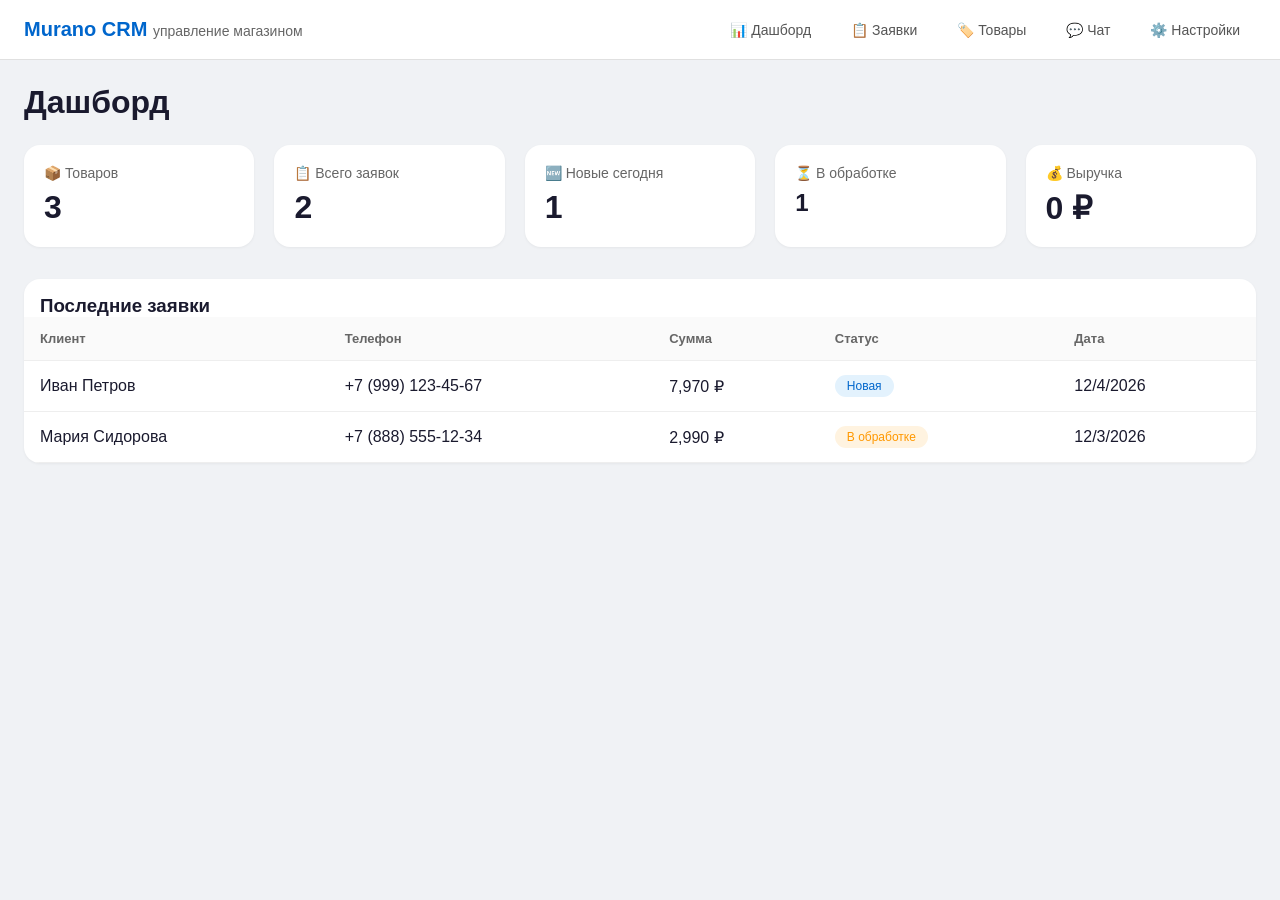
<file: index.html>
<!DOCTYPE html>
<html lang="ru">
<head>
    <meta charset="UTF-8">
    <meta name="viewport" content="width=device-width, initial-scale=1.0">
    <title>Murano CRM — Дашборд</title>
    <link rel="stylesheet" href="css/crm.css">
</head>
<body>
    <header class="crm-header">
        <div class="logo">Murano CRM <span>управление магазином</span></div>
    <nav class="crm-nav">         
    <a href="index.html" class="nav-link">📊 Дашборд</a>
    <a href="orders.html" class="nav-link">📋 Заявки</a>
    <a href="products.html" class="nav-link">🏷️ Товары</a>
    <a href="chat.html" class="nav-link">💬 Чат</a>
    <a href="settings.html" class="nav-link">⚙️ Настройки</a>
    </nav>
    </header>
    
    <main class="crm-container">
        <h1 style="margin-bottom: 24px;">Дашборд</h1>
        
        <div class="stats-grid" id="stats-grid">
            <!-- Карточки будут вставлены через JS -->
        </div>
        
        <div class="table-wrapper">
            <h3 style="padding: 16px 16px 0;">Последние заявки</h3>
            <table id="recent-leads">
                <thead>
                    <tr><th>Клиент</th><th>Телефон</th><th>Сумма</th><th>Статус</th><th>Дата</th></tr>
                </thead>
                <tbody id="recent-leads-body">
                    <tr><td colspan="5">Загрузка...</td></tr>
                </tbody>
            </table>
        </div>
    </main>
    
    <script src="js/crm-core.js"></script>
    <script src="js/dashboard.js"></script>
</body>
</html>
</file>
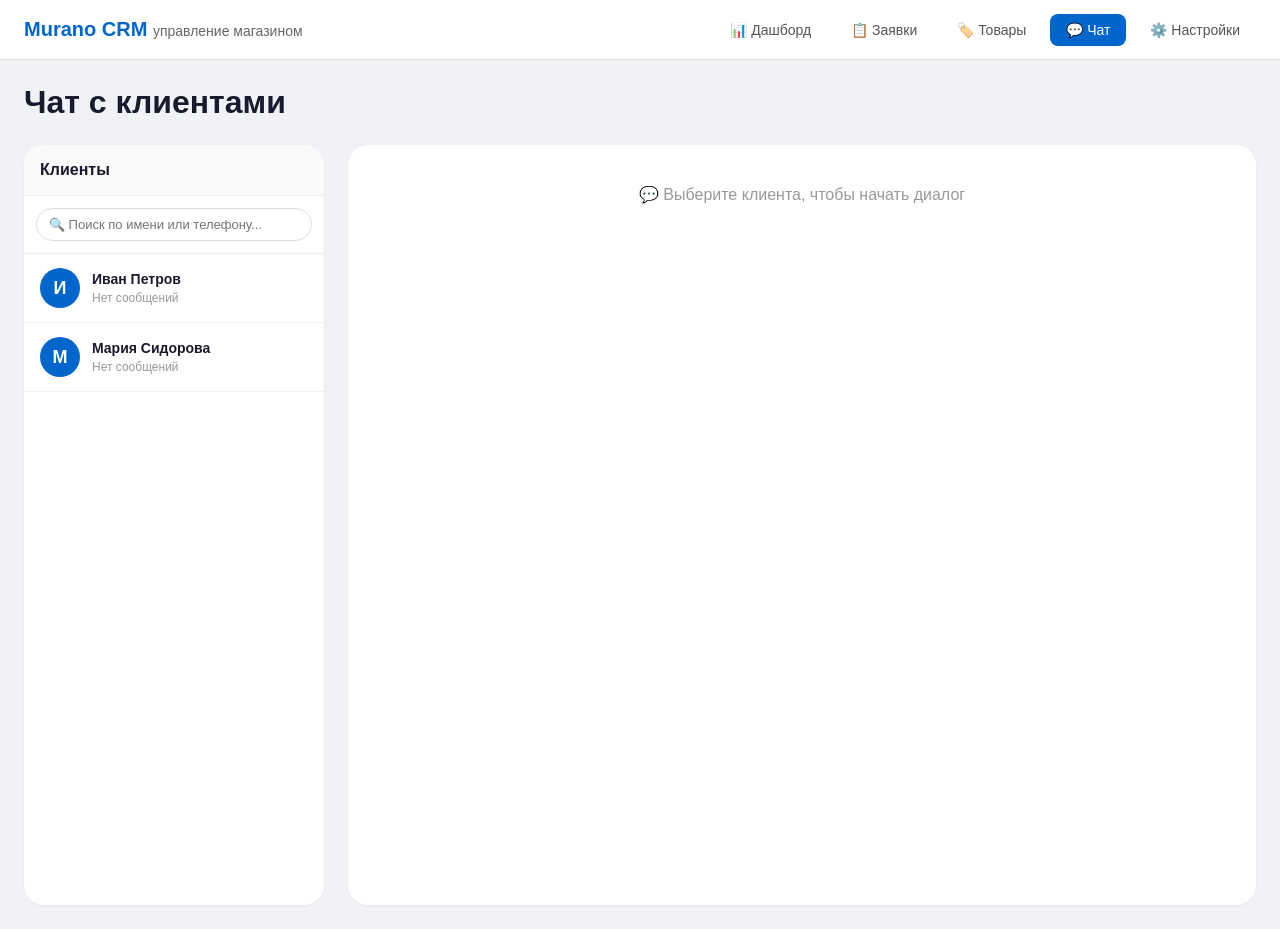
<file: chat.html>
<!DOCTYPE html>
<html lang="ru">
<head>
    <meta charset="UTF-8">
    <meta name="viewport" content="width=device-width, initial-scale=1.0">
    <title>Murano CRM — Чат с клиентами</title>
    <link rel="stylesheet" href="css/crm.css">
    <style>
        /* Дополнительные стили для чата */
        .chat-container {
            display: flex;
            gap: 24px;
            height: calc(100vh - 140px);
            min-height: 500px;
        }
        
        /* Список клиентов */
        .chat-clients {
            width: 300px;
            background: white;
            border-radius: 20px;
            box-shadow: 0 1px 3px rgba(0,0,0,0.05);
            overflow: hidden;
            display: flex;
            flex-direction: column;
        }
        
        .chat-clients-header {
            padding: 16px;
            border-bottom: 1px solid #eee;
            background: #fafafa;
        }
        
        .chat-clients-header h3 {
            margin: 0;
            font-size: 16px;
        }
        
        .chat-clients-search {
            padding: 12px;
            border-bottom: 1px solid #eee;
        }
        
        .chat-clients-search input {
            width: 100%;
            padding: 8px 12px;
            border: 1px solid #ddd;
            border-radius: 20px;
            font-size: 13px;
        }
        
        .clients-list {
            flex: 1;
            overflow-y: auto;
        }
        
        .client-item {
            display: flex;
            align-items: center;
            gap: 12px;
            padding: 14px 16px;
            border-bottom: 1px solid #f0f0f0;
            cursor: pointer;
            transition: all 0.2s;
        }
        
        .client-item:hover {
            background: #f8f9ff;
        }
        
        .client-item.active {
            background: #e3f2fd;
            border-left: 3px solid #0066cc;
        }
        
        .client-avatar {
            width: 40px;
            height: 40px;
            background: #0066cc;
            border-radius: 50%;
            display: flex;
            align-items: center;
            justify-content: center;
            color: white;
            font-weight: bold;
            font-size: 18px;
            flex-shrink: 0;
        }
        
        .client-info {
            flex: 1;
            min-width: 0;
        }
        
        .client-name {
            font-weight: 600;
            font-size: 14px;
            margin-bottom: 4px;
        }
        
        .client-last-message {
            font-size: 12px;
            color: #999;
            white-space: nowrap;
            overflow: hidden;
            text-overflow: ellipsis;
        }
        
        .client-unread {
            background: #f44336;
            color: white;
            border-radius: 20px;
            padding: 2px 8px;
            font-size: 11px;
            font-weight: bold;
        }
        
        /* Область переписки */
        .chat-messages-area {
            flex: 1;
            background: white;
            border-radius: 20px;
            box-shadow: 0 1px 3px rgba(0,0,0,0.05);
            display: flex;
            flex-direction: column;
            overflow: hidden;
        }
        
        .chat-header {
            padding: 16px 20px;
            border-bottom: 1px solid #eee;
            background: #fafafa;
        }
        
        .chat-header .client-name {
            font-size: 18px;
            margin: 0;
        }
        
        .chat-header .client-phone {
            font-size: 12px;
            color: #999;
            margin-top: 4px;
        }
        
        .messages-container {
            flex: 1;
            overflow-y: auto;
            padding: 20px;
            display: flex;
            flex-direction: column;
            gap: 12px;
            background: #f8f9fa;
        }
        
        .message {
            display: flex;
            flex-direction: column;
            max-width: 70%;
        }
        
        .message.outgoing {
            align-self: flex-end;
        }
        
        .message.incoming {
            align-self: flex-start;
        }
        
        .message-bubble {
            padding: 10px 14px;
            border-radius: 18px;
            font-size: 14px;
            word-wrap: break-word;
        }
        
        .message.outgoing .message-bubble {
            background: #0066cc;
            color: white;
            border-bottom-right-radius: 4px;
        }
        
        .message.incoming .message-bubble {
            background: white;
            border: 1px solid #e0e0e0;
            color: #333;
            border-bottom-left-radius: 4px;
        }
        
        .message-time {
            font-size: 10px;
            color: #999;
            margin-top: 4px;
            margin-left: 8px;
            margin-right: 8px;
        }
        
        .chat-input-area {
            padding: 16px 20px;
            border-top: 1px solid #eee;
            background: white;
            display: flex;
            gap: 12px;
        }
        
        .chat-input-area input {
            flex: 1;
            padding: 12px 16px;
            border: 1px solid #ddd;
            border-radius: 30px;
            font-size: 14px;
        }
        
        .chat-input-area button {
            padding: 12px 24px;
        }
        
        .empty-chat {
            display: flex;
            align-items: center;
            justify-content: center;
            height: 100%;
            color: #999;
            text-align: center;
            padding: 40px;
        }
    </style>
</head>
<body>
    <header class="crm-header">
        <div class="logo">Murano CRM <span>управление магазином</span></div>
        <nav class="crm-nav">
            <a href="index.html" class="nav-link">📊 Дашборд</a>
            <a href="orders.html" class="nav-link">📋 Заявки</a>
            <a href="products.html" class="nav-link">🏷️ Товары</a>
            <a href="chat.html" class="nav-link active">💬 Чат</a>
            <a href="settings.html" class="nav-link">⚙️ Настройки</a>
        </nav>
    </header>
    
    <main class="crm-container">
        <h1 style="margin-bottom: 24px;">Чат с клиентами</h1>
        
        <div class="chat-container">
            <!-- Левая панель: список клиентов -->
            <div class="chat-clients">
                <div class="chat-clients-header">
                    <h3>Клиенты</h3>
                </div>
                <div class="chat-clients-search">
                    <input type="text" id="client-search" placeholder="🔍 Поиск по имени или телефону..." onkeyup="filterClients()">
                </div>
                <div class="clients-list" id="clients-list">
                    <div style="padding: 40px; text-align: center; color: #999;">Загрузка...</div>
                </div>
            </div>
            
            <!-- Правая панель: переписка -->
            <div class="chat-messages-area">
                <div id="chat-content">
                    <div class="empty-chat">
                        💬 Выберите клиента, чтобы начать диалог
                    </div>
                </div>
            </div>
        </div>
    </main>
    
    <script src="js/crm-core.js"></script>
    <script src="js/chat.js"></script>
</body>
</html>
</file>
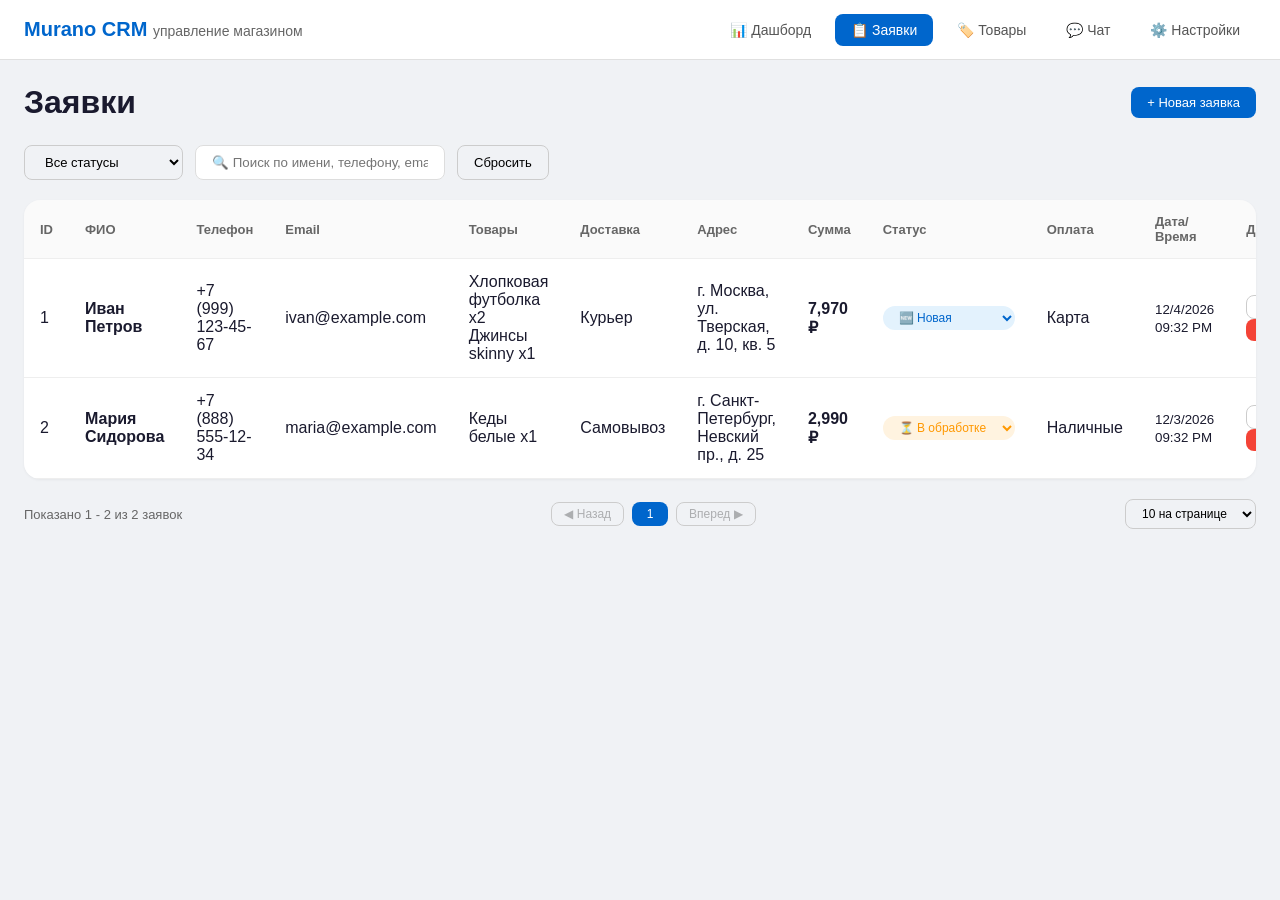
<file: orders.html>
<!DOCTYPE html>
<html lang="ru">
<head>
    <meta charset="UTF-8">
    <meta name="viewport" content="width=device-width, initial-scale=1.0">
    <title>Murano CRM — Заявки</title>
    <link rel="stylesheet" href="css/crm.css">
</head>
<body>
    <header class="crm-header">
        <div class="logo">Murano CRM <span>управление магазином</span></div>
        <nav class="crm-nav">
            <a href="index.html" class="nav-link">📊 Дашборд</a>
            <a href="orders.html" class="nav-link active">📋 Заявки</a>
            <a href="products.html" class="nav-link">🏷️ Товары</a>
            <a href="chat.html" class="nav-link">💬 Чат</a>
            <a href="settings.html" class="nav-link">⚙️ Настройки</a>
        </nav>
    </header>
    
    <main class="crm-container">
        <div style="display: flex; justify-content: space-between; align-items: center; margin-bottom: 24px; flex-wrap: wrap; gap: 12px;">
            <h1>Заявки</h1>
            <button class="btn btn-primary" onclick="openLeadModal()">+ Новая заявка</button>
        </div>
        
        <!-- Фильтры -->
        <div style="display: flex; gap: 12px; margin-bottom: 20px; flex-wrap: wrap;">
            <select id="status-filter" class="btn btn-outline" style="padding: 8px 16px;" onchange="filterLeads()">
                <option value="all">Все статусы</option>
                <option value="new">🆕 Новые</option>
                <option value="processing">⏳ В обработке</option>
                <option value="completed">✅ Завершённые</option>
                <option value="cancelled">❌ Отменённые</option>
            </select>
            <input type="text" id="search-input" placeholder="🔍 Поиск по имени, телефону, email..." style="padding: 8px 16px; border: 1px solid #ddd; border-radius: 8px; width: 250px;" onkeyup="filterLeads()">
            <button class="btn btn-outline" onclick="resetFilters()">Сбросить</button>
        </div>
        
        <!-- Таблица заявок -->
        <div class="table-wrapper" style="overflow-x: auto;">
            <table style="width: 100%; min-width: 1200px;">
                <thead>
                    <tr>
                        <th>ID</th>
                        <th>ФИО</th>
                        <th>Телефон</th>
                        <th>Email</th>
                        <th>Товары</th>
                        <th>Доставка</th>
                        <th>Адрес</th>
                        <th>Сумма</th>
                        <th>Статус</th>
                        <th>Оплата</th>
                        <th>Дата/Время</th>
                        <th>Действия</th>
                    </tr>
                </thead>
                <tbody id="leads-table-body">
                    <tr><td colspan="12">Загрузка...</td></tr>
                </tbody>
            </table>
        </div>
        
        <!-- Блок пагинации -->
        <div id="pagination-container" style="display: flex; justify-content: space-between; align-items: center; margin-top: 20px; flex-wrap: wrap; gap: 12px;">
            <div style="font-size: 13px; color: #666;">
                Показано <span id="pagination-start">0</span> - <span id="pagination-end">0</span> из <span id="pagination-total">0</span> заявок
            </div>
            <div style="display: flex; gap: 8px;">
                <button id="prev-page" class="btn btn-outline btn-sm" onclick="changePage(-1)" disabled>◀ Назад</button>
                <span id="page-numbers" style="display: flex; gap: 6px;"></span>
                <button id="next-page" class="btn btn-outline btn-sm" onclick="changePage(1)">Вперед ▶</button>
            </div>
            <div>
                <select id="per-page-select" class="btn btn-outline btn-sm" onchange="changePerPage()" style="padding: 6px 12px;">
                    <option value="5">5 на странице</option>
                    <option value="10" selected>10 на странице</option>
                    <option value="20">20 на странице</option>
                    <option value="50">50 на странице</option>
                </select>
            </div>
        </div>
    </main>
    
    <!-- Модальное окно для редактирования/добавления заявки -->
    <div id="lead-modal" class="modal">
        <div class="modal-content" style="max-width: 700px;">
            <div class="modal-header">
                <h3 id="modal-title">Новая заявка</h3>
                <span class="modal-close" onclick="closeModal()">&times;</span>
            </div>
            <div id="modal-body"></div>
        </div>
    </div>
    
    <script src="js/crm-core.js"></script>
    <script src="js/orders.js"></script>
</body>
</html>
</file>
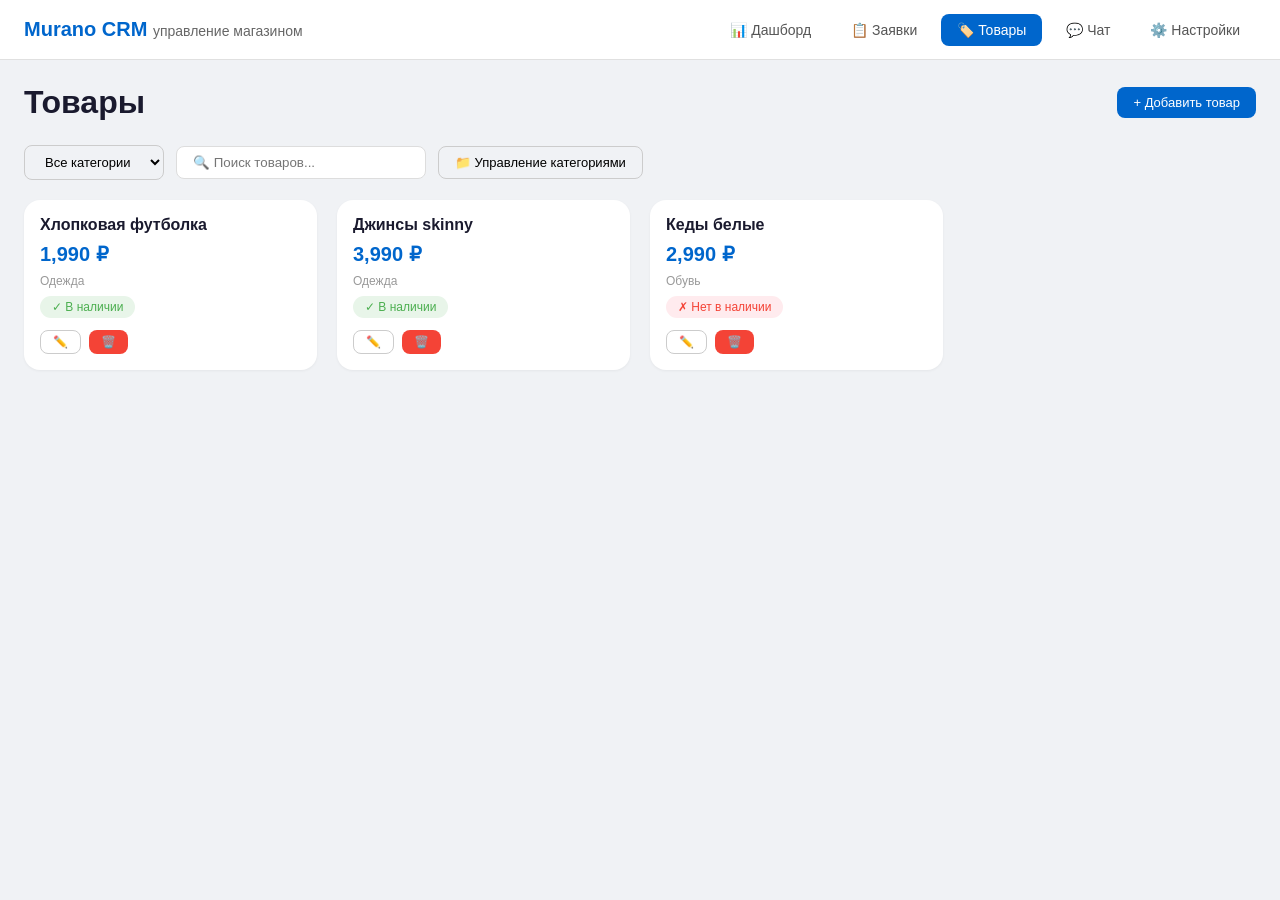
<file: products.html>
<!DOCTYPE html>
<html lang="ru">
<head>
    <meta charset="UTF-8">
    <meta name="viewport" content="width=device-width, initial-scale=1.0">
    <title>Murano CRM — Товары</title>
    <link rel="stylesheet" href="css/crm.css">
</head>
<body>
    <header class="crm-header">
        <div class="logo">Murano CRM <span>управление магазином</span></div>
        <nav class="crm-nav">
            <a href="index.html" class="nav-link">📊 Дашборд</a>
            <a href="orders.html" class="nav-link">📋 Заявки</a>
            <a href="products.html" class="nav-link active">🏷️ Товары</a>
            <a href="chat.html" class="nav-link">💬 Чат</a>
            <a href="settings.html" class="nav-link">⚙️ Настройки</a>
        </nav>
    </header>
    
    <main class="crm-container">
        <div style="display: flex; justify-content: space-between; align-items: center; margin-bottom: 24px;">
            <h1>Товары</h1>
            <button class="btn btn-primary" onclick="openProductModal()">+ Добавить товар</button>
        </div>
        
        <!-- Фильтр по категориям -->
        <div style="display: flex; gap: 12px; margin-bottom: 20px; flex-wrap: wrap; align-items: center;">
            <select id="category-filter" class="btn btn-outline" style="padding: 8px 16px;" onchange="filterProducts()">
                <option value="all">Все категории</option>
            </select>
            <input type="text" id="search-products" placeholder="🔍 Поиск товаров..." style="padding: 8px 16px; border: 1px solid #ddd; border-radius: 8px; width: 250px;" onkeyup="filterProducts()">
            <button class="btn btn-outline" onclick="openCategoryModal()">📁 Управление категориями</button>
        </div>
        
        <!-- Сетка товаров -->
        <div id="products-grid" class="products-grid">
            <!-- Товары будут вставлены через JS -->
        </div>
    </main>
    
    <!-- Модальное окно для товара -->
    <div id="product-modal" class="modal">
        <div class="modal-content">
            <div class="modal-header">
                <h3 id="product-modal-title">Добавить товар</h3>
                <span class="modal-close" onclick="closeProductModal()">&times;</span>
            </div>
            <div id="product-modal-body"></div>
        </div>
    </div>
    
    <!-- Модальное окно для категорий -->
    <div id="category-modal" class="modal">
        <div class="modal-content">
            <div class="modal-header">
                <h3>Управление категориями</h3>
                <span class="modal-close" onclick="closeCategoryModal()">&times;</span>
            </div>
            <div id="category-modal-body"></div>
        </div>
    </div>
    
    <script src="js/crm-core.js"></script>
    <script src="js/products.js"></script>
</body>
</html>
</file>
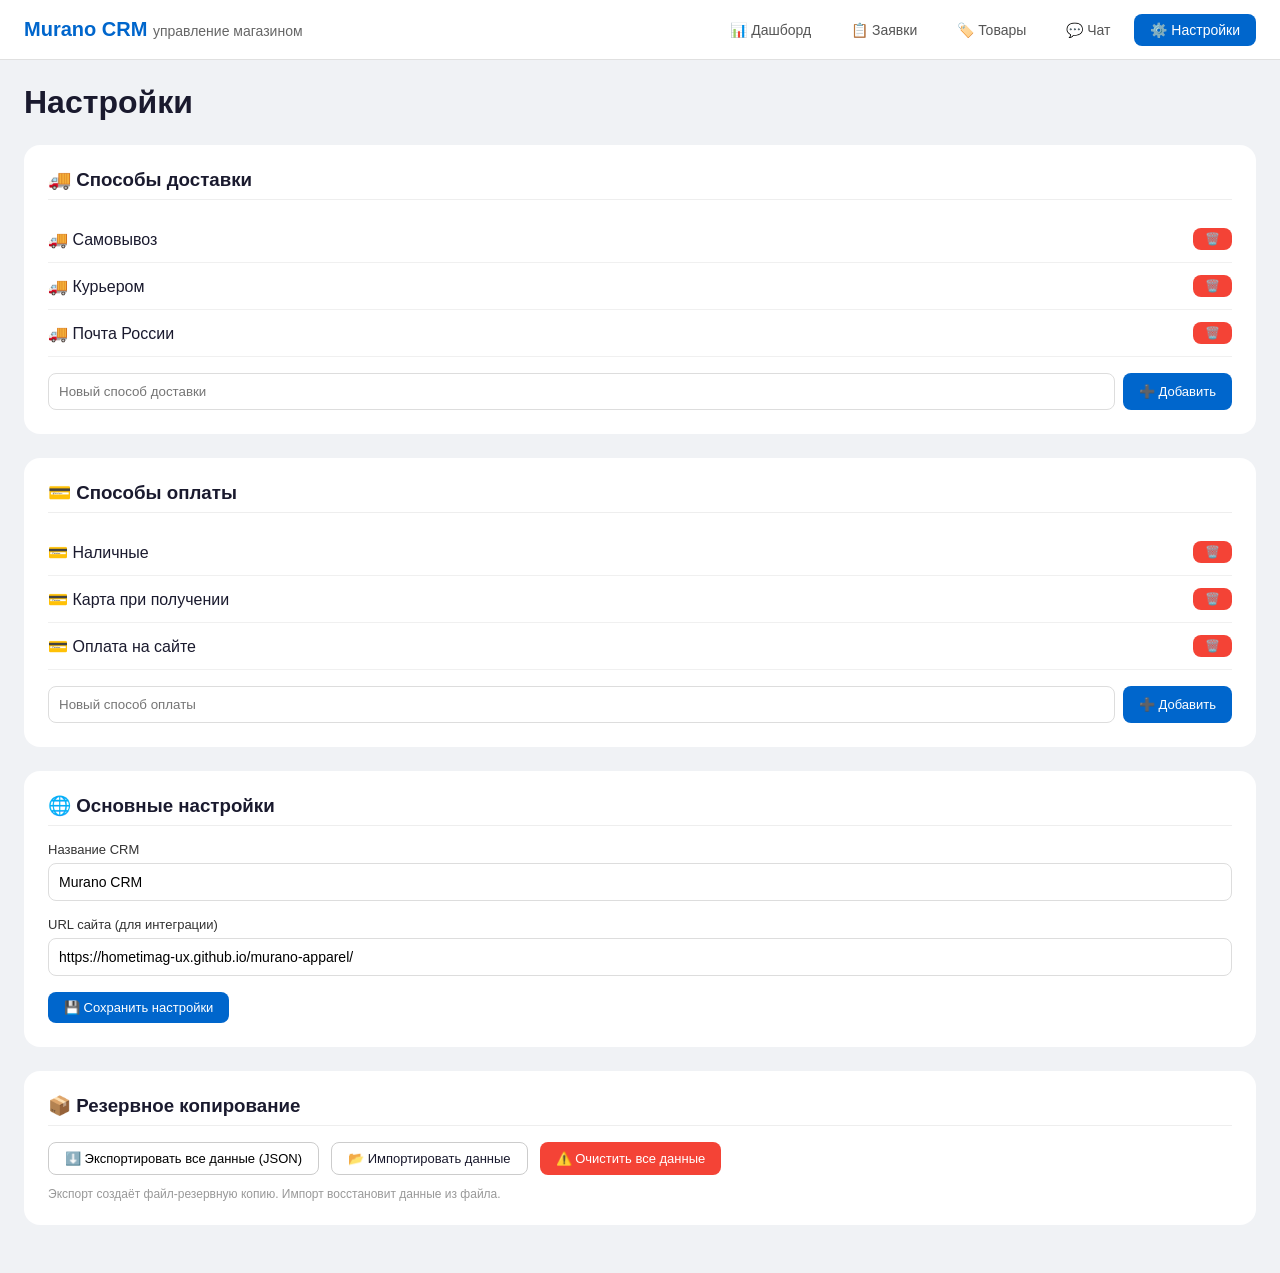
<file: settings.html>
<!DOCTYPE html>
<html lang="ru">
<head>
    <meta charset="UTF-8">
    <meta name="viewport" content="width=device-width, initial-scale=1.0">
    <title>Murano CRM — Настройки</title>
    <link rel="stylesheet" href="css/crm.css">
</head>
<body>
    <header class="crm-header">
        <div class="logo">Murano CRM <span>управление магазином</span></div>
        <nav class="crm-nav">
            <a href="index.html" class="nav-link">📊 Дашборд</a>
            <a href="orders.html" class="nav-link">📋 Заявки</a>
            <a href="products.html" class="nav-link">🏷️ Товары</a>
            <a href="chat.html" class="nav-link">💬 Чат</a>
            <a href="settings.html" class="nav-link active">⚙️ Настройки</a>
        </nav>
    </header>
    
    <main class="crm-container">
        <h1 style="margin-bottom: 24px;">Настройки</h1>
        
        <!-- Способы доставки -->
        <div class="settings-section">
            <h3>🚚 Способы доставки</h3>
            <div id="delivery-methods-list"></div>
            <div style="display: flex; gap: 8px; margin-top: 16px;">
                <input type="text" id="new-delivery" placeholder="Новый способ доставки" style="flex:1; padding: 10px; border:1px solid #ddd; border-radius:8px;">
                <button class="btn btn-primary" onclick="addDeliveryMethod()">➕ Добавить</button>
            </div>
        </div>
        
        <!-- Способы оплаты -->
        <div class="settings-section">
            <h3>💳 Способы оплаты</h3>
            <div id="payment-methods-list"></div>
            <div style="display: flex; gap: 8px; margin-top: 16px;">
                <input type="text" id="new-payment" placeholder="Новый способ оплаты" style="flex:1; padding: 10px; border:1px solid #ddd; border-radius:8px;">
                <button class="btn btn-primary" onclick="addPaymentMethod()">➕ Добавить</button>
            </div>
        </div>
        
        <!-- Общие настройки -->
        <div class="settings-section">
            <h3>🌐 Основные настройки</h3>
            <div class="form-group">
                <label>Название CRM</label>
                <input type="text" id="crm-name" class="form-control" style="width:100%; padding:10px;">
            </div>
            <div class="form-group">
                <label>URL сайта (для интеграции)</label>
                <input type="url" id="site-url" class="form-control" style="width:100%; padding:10px;" placeholder="https://...">
            </div>
            <button class="btn btn-primary" onclick="saveGeneralSettings()">💾 Сохранить настройки</button>
        </div>
        
        <!-- Экспорт данных -->
        <div class="settings-section">
            <h3>📦 Резервное копирование</h3>
            <div style="display: flex; gap: 12px; flex-wrap: wrap;">
                <button class="btn btn-outline" onclick="exportAllData()">⬇️ Экспортировать все данные (JSON)</button>
                <label class="btn btn-outline" style="cursor: pointer;">
                    📂 Импортировать данные
                    <input type="file" id="import-file" accept=".json" style="display: none;" onchange="importAllData(this)">
                </label>
                <button class="btn btn-danger" onclick="clearAllData()">⚠️ Очистить все данные</button>
            </div>
            <p style="font-size:12px; color:#999; margin-top:12px;">
                Экспорт создаёт файл-резервную копию. Импорт восстановит данные из файла.
            </p>
        </div>
    </main>
    
    <script src="js/crm-core.js"></script>
    <script src="js/settings.js"></script>
</body>
</html>
</file>
<file: css/crm.css>
/* CRM Styles — минималистичная админка */
* {
    margin: 0;
    padding: 0;
    box-sizing: border-box;
}

body {
    font-family: -apple-system, BlinkMacSystemFont, 'Segoe UI', Roboto, sans-serif;
    background: #f0f2f5;
    color: #1a1a2e;
}

/* Шапка CRM */
.crm-header {
    background: white;
    border-bottom: 1px solid #e0e0e0;
    padding: 0 24px;
    height: 60px;
    display: flex;
    align-items: center;
    justify-content: space-between;
    position: sticky;
    top: 0;
    z-index: 100;
}

.logo {
    font-size: 20px;
    font-weight: 600;
    color: #0066cc;
}

.logo span {
    color: #666;
    font-weight: normal;
    font-size: 14px;
}

/* Навигация */
.crm-nav {
    display: flex;
    gap: 8px;
}

.nav-link {
    padding: 8px 16px;
    border-radius: 8px;
    text-decoration: none;
    color: #555;
    font-size: 14px;
    transition: all 0.2s;
}

.nav-link:hover {
    background: #f0f2f5;
}

.nav-link.active {
    background: #0066cc;
    color: white;
}

/* Основной контент */
.crm-container {
    max-width: 1400px;
    margin: 0 auto;
    padding: 24px;
}

/* Карточки на дашборде */
.stats-grid {
    display: grid;
    grid-template-columns: repeat(auto-fit, minmax(200px, 1fr));
    gap: 20px;
    margin-bottom: 32px;
}

.stat-card {
    background: white;
    border-radius: 16px;
    padding: 20px;
    box-shadow: 0 1px 3px rgba(0,0,0,0.05);
    transition: transform 0.2s;
}

.stat-card:hover {
    transform: translateY(-2px);
}

.stat-title {
    font-size: 14px;
    color: #666;
    margin-bottom: 8px;
}

.stat-value {
    font-size: 32px;
    font-weight: 700;
    color: #1a1a2e;
}

.stat-value.small {
    font-size: 24px;
}

/* Таблицы */
.table-wrapper {
    background: white;
    border-radius: 16px;
    overflow: hidden;
    box-shadow: 0 1px 3px rgba(0,0,0,0.05);
}

table {
    width: 100%;
    border-collapse: collapse;
}

th, td {
    padding: 14px 16px;
    text-align: left;
    border-bottom: 1px solid #eee;
}

th {
    background: #fafafa;
    font-weight: 600;
    font-size: 13px;
    color: #666;
}

tr:hover {
    background: #f8f9ff;
}

/* Статусы */
.status-badge {
    display: inline-block;
    padding: 4px 12px;
    border-radius: 20px;
    font-size: 12px;
    font-weight: 500;
}

.status-new { background: #e3f2fd; color: #0066cc; }
.status-processing { background: #fff3e0; color: #ff9800; }
.status-completed { background: #e8f5e9; color: #4caf50; }
.status-cancelled { background: #ffebee; color: #f44336; }

/* Кнопки */
.btn {
    padding: 8px 16px;
    border-radius: 8px;
    border: none;
    cursor: pointer;
    font-size: 13px;
    transition: all 0.2s;
}

.btn-primary {
    background: #0066cc;
    color: white;
}

.btn-primary:hover {
    background: #0052a3;
}

.btn-outline {
    background: transparent;
    border: 1px solid #ccc;
}

.btn-outline:hover {
    background: #f5f5f5;
}

.btn-danger {
    background: #f44336;
    color: white;
}

.btn-danger:hover {
    background: #d32f2f;
}

.btn-sm {
    padding: 4px 12px;
    font-size: 12px;
}

/* Модальное окно */
.modal {
    display: none;
    position: fixed;
    top: 0;
    left: 0;
    width: 100%;
    height: 100%;
    background: rgba(0,0,0,0.5);
    justify-content: center;
    align-items: center;
    z-index: 1000;
}

.modal.active {
    display: flex;
}

.modal-content {
    background: white;
    border-radius: 20px;
    padding: 24px;
    width: 90%;
    max-width: 500px;
    max-height: 80vh;
    overflow-y: auto;
}

.modal-header {
    display: flex;
    justify-content: space-between;
    align-items: center;
    margin-bottom: 20px;
    padding-bottom: 12px;
    border-bottom: 1px solid #eee;
}

.modal-close {
    cursor: pointer;
    font-size: 24px;
    color: #999;
}

.form-group {
    margin-bottom: 16px;
}

.form-group label {
    display: block;
    margin-bottom: 6px;
    font-size: 13px;
    font-weight: 500;
    color: #333;
}

.form-group input,
.form-group select,
.form-group textarea {
    width: 100%;
    padding: 10px 12px;
    border: 1px solid #ddd;
    border-radius: 8px;
    font-size: 14px;
}

.form-actions {
    display: flex;
    gap: 12px;
    justify-content: flex-end;
    margin-top: 24px;
}

/* Карточки товаров */
.products-grid {
    display: grid;
    grid-template-columns: repeat(auto-fill, minmax(280px, 1fr));
    gap: 20px;
    margin-bottom: 24px;
}

.product-card {
    background: white;
    border-radius: 16px;
    padding: 16px;
    box-shadow: 0 1px 3px rgba(0,0,0,0.05);
}

.product-title {
    font-size: 16px;
    font-weight: 600;
    margin-bottom: 8px;
}

.product-price {
    color: #0066cc;
    font-size: 20px;
    font-weight: 700;
    margin: 8px 0;
}

.product-actions {
    display: flex;
    gap: 8px;
    margin-top: 12px;
}

/* Настройки */
.settings-section {
    background: white;
    border-radius: 16px;
    padding: 24px;
    margin-bottom: 24px;
}

.settings-section h3 {
    margin-bottom: 16px;
    padding-bottom: 8px;
    border-bottom: 1px solid #eee;
}

.settings-item {
    display: flex;
    justify-content: space-between;
    align-items: center;
    padding: 12px 0;
    border-bottom: 1px solid #f0f0f0;
}

.method-list {
    list-style: none;
    padding: 0;
}

.method-list li {
    display: flex;
    justify-content: space-between;
    align-items: center;
    padding: 8px 0;
}
</file>
